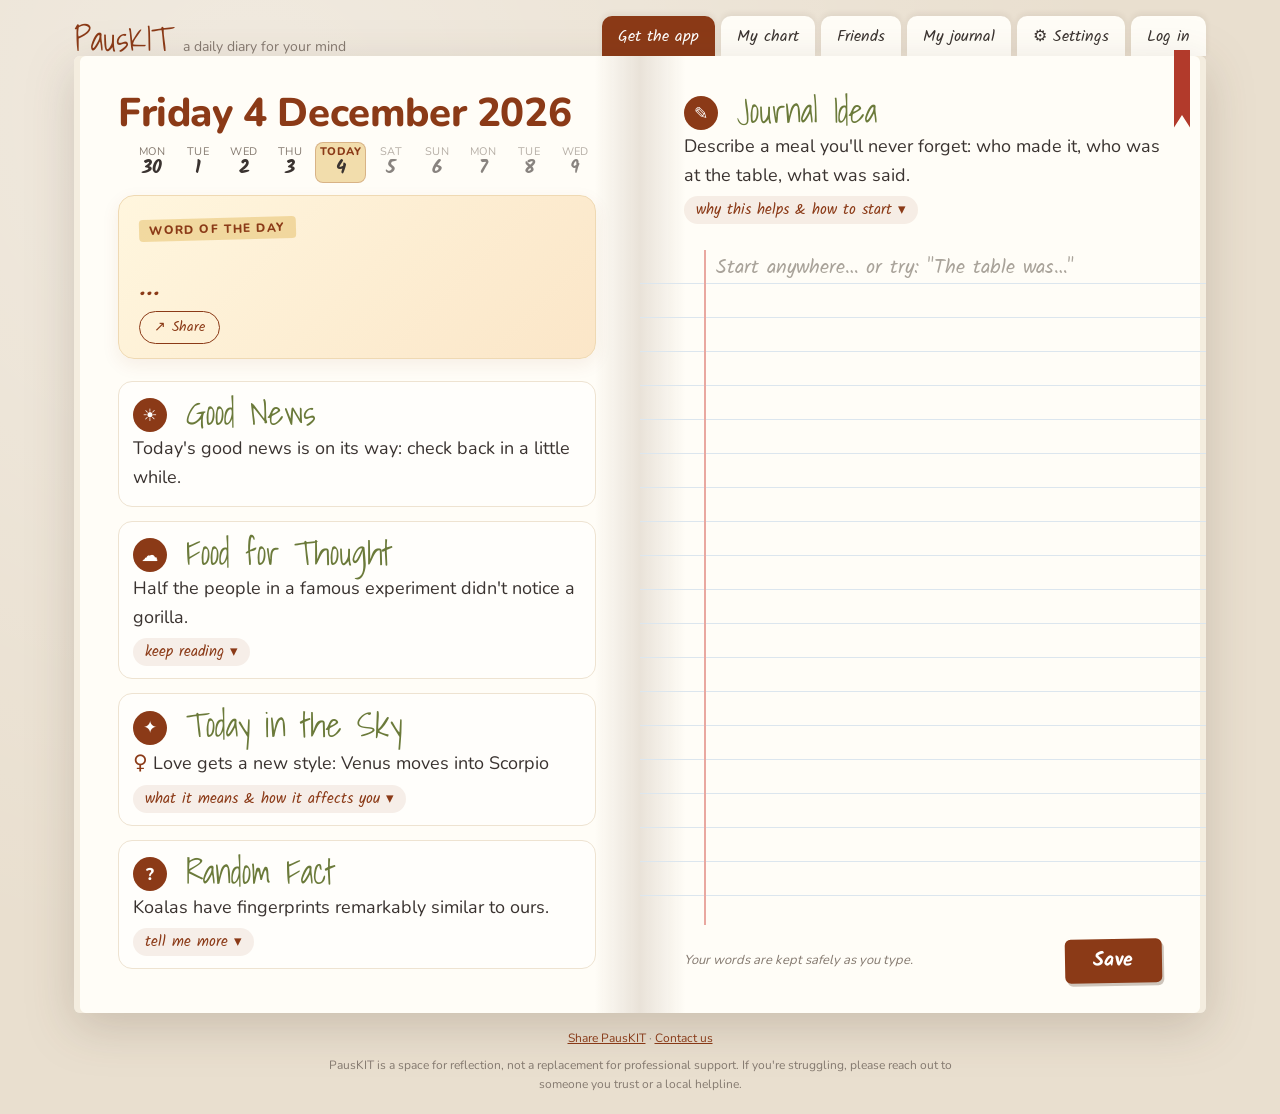
<file: index.html>
<!DOCTYPE html>
<html lang="en">
<head>
  <meta charset="utf-8">
  <meta name="viewport" content="width=device-width, initial-scale=1, viewport-fit=cover">
  <title>PausKIT — a daily diary for your mind</title>
  <meta name="description" content="One diary page a day: one good news story, a word of the day, food for thought, a wild fact and a journal prompt that helps you reconnect with your thoughts.">
  <meta name="theme-color" content="#8B3A17">

  <!-- Link previews (WhatsApp, iMessage, Facebook, X, LinkedIn…) -->
  <meta property="og:type" content="website">
  <meta property="og:title" content="PausKIT — a daily diary for your mind">
  <meta property="og:description" content="One good news story, a word of the day, food for thought and a journal prompt. A new page every day.">
  <meta property="og:url" content="https://pauskit.com/">
  <meta property="og:image" content="https://pauskit.com/og-image.png">
  <meta name="twitter:card" content="summary_large_image">

  <!-- Installable web app -->
  <link rel="manifest" href="manifest.webmanifest">
  <link rel="icon" type="image/png" href="icons/favicon.png">
  <link rel="apple-touch-icon" href="icons/apple-touch-icon.png">
  <meta name="apple-mobile-web-app-capable" content="yes">
  <meta name="apple-mobile-web-app-title" content="PausKIT">
  <meta name="apple-mobile-web-app-status-bar-style" content="default">
  <meta name="mobile-web-app-capable" content="yes">

  <link rel="preload" href="fonts/nunito-400.woff2" as="font" type="font/woff2" crossorigin>
  <link rel="preload" href="fonts/shadows.woff2" as="font" type="font/woff2" crossorigin>
  <link rel="stylesheet" href="fonts.css">
  <link rel="stylesheet" href="styles.css">
  <script defer src="vendor/astronomy.min.js"></script>
</head>
<body>
  <div class="netbar" id="netbar" hidden role="status">Your connection can't reach PausKIT right now, so you're seeing the last saved page. Your drafts are safe on this device. <button class="link" type="button" id="netRetry">Try again</button> · <a class="link" id="netAlt" href="https://pause-diary.pages.dev/">Open the backup address</a></div>
  <div id="demoBanner" class="banner" hidden>Preview mode: entries are kept in this browser only.</div>
  <div id="draftBanner" class="banner soft" hidden></div>

  <header class="topbar">
    <div class="brand"><span id="appName">PausKIT</span><small>a daily diary for your mind</small></div>
    <nav class="tabs">
      <button id="installBtn" class="tab install">Get the app</button>
      <button id="chartBtn" class="tab" data-astro>My chart</button>
      <button id="friendsBtn" class="tab" data-astro>Friends</button>
      <button id="journalBtn" class="tab">My journal</button>
      <button id="settingsBtn" class="tab" aria-label="Settings">⚙ Settings</button>
      <button id="authBtn" class="tab">Log in</button>
    </nav>
  </header>

  <main class="book">
    <!-- LEFT PAGE -->
    <section class="page left" aria-label="Today's page">
      <h1 class="title" id="title"></h1>
      <nav class="day-strip" id="dayStrip" aria-label="Browse the last and next 5 pages"></nav>
      <div class="wotd" id="wotd">
        <span class="wotd-label">Word of the day</span>
        <strong class="wotd-word" id="word">…</strong>
        <div class="wotd-actions"><button class="share-btn small" data-share="word" type="button">Share</button></div>
      </div>

      <details class="sec" data-sec="news">
        <summary>
          <h2 class="hand"><span class="ico" aria-hidden="true">☀</span> Good News</h2>
          <p class="lead"><span class="topic" id="newsTopic"></span> <span id="newsLead">Loading today's good news…</span></p>
          <span class="more-link" id="newsMore">read the story</span>
        </summary>
        <div class="more" id="newsBody">
          <p id="newsStory"></p>
          <p class="ask" id="newsWhyWrap">What it means for us: <em id="newsWhy"></em></p>
          <a class="source-link" id="newsLink" target="_blank" rel="noopener"></a>
          <div><button class="share-btn" data-share="news" type="button">Share this</button></div>
        </div>
      </details>

      <details class="sec" data-sec="thought">
        <summary>
          <h2 class="hand"><span class="ico" aria-hidden="true">☁</span> Food for Thought</h2>
          <p class="lead" id="thoughtText"></p>
          <span class="more-link">keep reading</span>
        </summary>
        <div class="more">
          <p id="thoughtMore"></p>
          <p class="ask">Something to sit with: <em id="thoughtAsk"></em></p>
          <button class="share-btn" data-share="thought" type="button">Share this</button>
        </div>
      </details>

      <details class="sec" data-sec="sky" data-astro>
        <summary>
          <h2 class="hand"><span class="ico" aria-hidden="true">✦</span> Today in the Sky</h2>
          <p class="lead"><span class="sky-glyph" id="skyGlyph"></span> <span id="skyHeadline"></span></p>
          <span class="more-link">what it means &amp; how it affects you</span>
        </summary>
        <div class="more">
          <p class="sky-tech" id="skyTech"></p>
          <p id="skyExplain"></p>
          <p class="moon-line" id="moonLine"></p>
          <div id="personal" class="personal"></div>
          <details class="planets">
            <summary>Where every planet is today</summary>
            <ul id="planetList"></ul>
          </details>
          <p class="fine">Positions are calculated live from astronomical data. Interpretations follow traditional Western astrology, for reflection and fun. Not into astrology? <button class="link" type="button" data-open-settings>Turn it off</button>.</p>
          <button class="share-btn" data-share="sky" type="button">Share this</button>
        </div>
      </details>

      <details class="sec" data-sec="fact">
        <summary>
          <h2 class="hand"><span class="ico" aria-hidden="true">?</span> Random Fact</h2>
          <p class="lead" id="factText"></p>
          <span class="more-link">tell me more</span>
        </summary>
        <div class="more">
          <p id="factMore"></p>
          <div id="onThisDay" class="otd" hidden></div>
          <button class="share-btn" data-share="fact" type="button">Share this</button>
        </div>
      </details>
    </section>

    <!-- RIGHT PAGE -->
    <section class="page right" aria-label="Today's journal entry">
      <div class="ribbon" aria-hidden="true"></div>
      <details class="sec" data-sec="prompt">
        <summary>
          <h2 class="hand"><span class="ico" aria-hidden="true">✎</span> Journal Idea</h2>
          <p class="lead" id="promptText"></p>
          <span class="more-link">why this helps &amp; how to start</span>
        </summary>
        <div class="more">
          <p id="promptWhy"></p>
          <p class="stuck">Stuck? Tap a line to start with it:</p>
          <div class="starters" id="starters"></div>
        </div>
      </details>

      <div class="lined">
        <textarea id="entry" aria-label="Write your entry"></textarea>
      </div>
      <div class="save-row">
        <span class="note" id="draftNote">Your words are kept safely as you type.</span>
        <button id="saveBtn" class="save" type="button">Save</button>
      </div>
    </section>
  </main>

  <footer class="foot">
    <button class="link" id="shareAppBtn" type="button">Share PausKIT</button> ·
    <button class="link" id="contactBtn" type="button">Contact us</button>
    <p>PausKIT is a space for reflection, not a replacement for professional support. If you're struggling, please reach out to someone you trust or a local helpline.</p>
  </footer>

  <!-- Sign up / log in -->
  <div class="modal" id="authModal" hidden>
    <div class="sheet" role="dialog" aria-modal="true" aria-labelledby="authTitle">
      <button class="x" data-close aria-label="Close">×</button>
      <h2 class="hand big" id="authTitle">Keep this entry</h2>
      <p id="authMsg" class="muted"></p>
      <form id="authForm" novalidate>
        <label>Email<input type="email" id="email" required autocomplete="email"></label>
        <label>Password<input type="password" id="password" required minlength="6" autocomplete="new-password" placeholder="At least 6 characters"></label>
        <label class="switch-row" id="astroRow"><span><b>Include astrology ✦</b><small>A daily horoscope, your birth chart and friend matches. You can change this anytime in Settings.</small></span><input type="checkbox" id="astroOpt" role="switch" checked><i class="sw" aria-hidden="true"></i></label>
        <p id="authErr" class="err" hidden></p>
        <button class="save wide" type="submit" id="authSubmit">Create account</button>
      </form>
      <p class="switch" id="switchRow"><span id="switchText">Already have an account?</span> <button class="link" id="switchMode" type="button">Log in</button></p>
      <p class="switch" id="forgotRow" hidden><button class="link" id="forgotBtn" type="button">Forgot your password?</button></p>
    </div>
  </div>

  <!-- Birth details (used for My chart and for friends) -->
  <div class="modal" id="birthModal" hidden>
    <div class="sheet" role="dialog" aria-modal="true" aria-labelledby="birthTitle">
      <button class="x" data-close aria-label="Close">×</button>
      <h2 class="hand big" id="birthTitle">Your birth chart</h2>
      <p class="muted" id="birthMsg">Your birth date, time and place let PausKIT show how today's sky touches your own chart.</p>
      <form id="birthForm" novalidate>
        <label>Your name <span class="opt">(friends will see this)</span><input type="text" id="bName" autocomplete="given-name"></label>
        <label>Birth date<input type="date" id="bDate" required></label>
        <label>Birth time <span class="opt">(as exact as you can)</span><input type="time" id="bTime"></label>
        <label class="check"><input type="checkbox" id="bNoTime"> I don't know the time</label>
        <label>Birth place<input type="text" id="bPlace" placeholder="Start typing a city…" autocomplete="off"></label>
        <div id="placeResults" class="place-results"></div>
        <p class="fine" id="placePicked"></p>
        <p id="birthErr" class="err" hidden></p>
        <button class="save wide" type="submit" id="birthSubmit">Save</button>
      </form>
    </div>
  </div>

  <!-- My chart -->
  <div class="modal" id="chartModal" hidden>
    <div class="sheet big diary" role="dialog" aria-modal="true" aria-labelledby="chartTitle">
      <button class="x" data-close aria-label="Close">×</button>
      <h2 class="hand big" id="chartTitle">My Chart</h2>
      <div id="chartBody"></div>
    </div>
  </div>

  <!-- Friends & compatibility -->
  <div class="modal" id="friendsModal" hidden>
    <div class="sheet big diary" role="dialog" aria-modal="true" aria-labelledby="friendsTitle">
      <button class="x" data-close aria-label="Close">×</button>
      <h2 class="hand big" id="friendsTitle">Friends</h2>
      <p class="muted" id="friendsIntro">Invite the people in your life to join you on PausKIT: a few calm minutes a day, together.</p>
      <label id="myNameRow" hidden>Your first name <span class="opt">(so your friend knows it's you)</span><input type="text" id="myName" maxlength="40" autocomplete="given-name"></label>
      <button class="save" id="addFriendBtn" type="button">+ Invite a friend</button>
      <div id="friendsList" class="friends"></div>
    </div>
  </div>

  <!-- Invite received -->
  <div class="modal" id="inviteModal" hidden>
    <div class="sheet" role="dialog" aria-modal="true" aria-labelledby="inviteTitle">
      <button class="x" data-close aria-label="Close">×</button>
      <h2 class="hand big" id="inviteTitle">You're invited</h2>
      <p class="muted" id="inviteMsg"></p>
      <label>Your first name <span class="opt">(so your friend knows it's you)</span><input type="text" id="inviteName" maxlength="40" autocomplete="given-name"></label>
      <button class="save wide" id="inviteAccept" type="button">Join PausKIT</button>
      <p class="switch"><button class="link" id="inviteDecline" type="button">No thanks</button></p>
    </div>
  </div>

  <!-- Journal archive -->
  <div class="modal" id="journalModal" hidden>
    <div class="sheet big diary" role="dialog" aria-modal="true" aria-labelledby="journalTitle">
      <button class="x" data-close aria-label="Close">×</button>
      <h2 class="hand big" id="journalTitle">My Journal</h2>
      <p class="muted" id="journalMeta"></p>
      <input type="search" id="search" placeholder="Search your entries…" aria-label="Search entries">
      <div id="entries" class="entries"></div>
      <p class="switch"><button class="link" id="signOutBtn" type="button">Sign out</button></p>
    </div>
  </div>

  <!-- Share sheet -->
  <div class="modal" id="shareModal" hidden>
    <div class="sheet" role="dialog" aria-modal="true" aria-labelledby="shareTitle">
      <button class="x" data-close aria-label="Close">×</button>
      <h2 class="hand big" id="shareTitle">Share</h2>
      <img id="shareImg" class="share-img" alt="Preview of the image you'll share">
      <div class="share-grid" id="shareGrid"></div>
    </div>
  </div>

  <!-- Install help (iPhone) -->
  <div class="modal" id="installModal" hidden>
    <div class="sheet" role="dialog" aria-modal="true" aria-labelledby="installTitle">
      <button class="x" data-close aria-label="Close">×</button>
      <h2 class="hand big" id="installTitle">Get PausKIT</h2>
      <p class="muted">Free. No app store, no account needed to start.</p>
      <div class="get-tabs" role="tablist">
        <button type="button" role="tab" data-get="iphone">iPhone</button>
        <button type="button" role="tab" data-get="android">Android</button>
        <button type="button" role="tab" data-get="computer">Computer</button>
      </div>
      <div class="get-pane" data-pane="iphone">
        <ol class="steps">
          <li>Open this page in <b>Safari</b>. Coming from Instagram? Tap <b>•••</b> then <b>Open in browser</b>.</li>
          <li>Tap the <b>Share</b> button <span class="key">⬆</span> at the bottom.</li>
          <li>Scroll down and tap <b>Add to Home Screen</b>, then <b>Add</b>.</li>
        </ol>
      </div>
      <div class="get-pane" data-pane="android" hidden>
        <button type="button" class="save wide" data-install-now hidden>Install PausKIT now</button>
        <ol class="steps">
          <li>Open this page in <b>Chrome</b>. Coming from Instagram? Tap <b>⋮</b> then <b>Open in Chrome</b>.</li>
          <li>Tap the <b>⋮</b> menu at the top right.</li>
          <li>Tap <b>Install app</b> (or <b>Add to Home screen</b>).</li>
        </ol>
      </div>
      <div class="get-pane" data-pane="computer" hidden>
        <h3>Easiest: install it as an app (1 click)</h3>
        <button type="button" class="save wide" data-install-now hidden>Install PausKIT on this computer</button>
        <ol class="steps" data-install-manual>
          <li>In <b>Chrome</b> or <b>Edge</b>, click the install icon <span class="key">⊕</span> at the right end of the address bar.</li>
          <li>No icon? Open the <b>⋮</b> menu → <b>Cast, save and share</b> → <b>Install page as app</b>.</li>
        </ol>
        <h3>Or: a button in your Chrome toolbar</h3>
        <p class="muted">Shows today's word and good news in one click.</p>
        <a class="save wide" href="PausKIT-for-Chrome.zip" download>Download the Chrome add-on</a>
        <ol class="steps">
          <li>Unzip the downloaded file.</li>
          <li>Open <b>chrome://extensions</b> and switch on <b>Developer mode</b> (top right).</li>
          <li>Click <b>Load unpacked</b> and choose the <b>pauskit-chrome</b> folder.</li>
          <li>Click the puzzle icon <span class="key">🧩</span> and pin PausKIT.</li>
        </ol>
      </div>
    </div>
  </div>

  <!-- Set a new password (after clicking the reset link) -->
  <div class="modal" id="newPassModal" hidden>
    <div class="sheet" role="dialog" aria-modal="true" aria-labelledby="newPassTitle">
      <button class="x" data-close aria-label="Close">×</button>
      <h2 class="hand big" id="newPassTitle">Choose a new password</h2>
      <form id="newPassForm" novalidate>
        <label>New password<input type="password" id="newPass" autocomplete="new-password" minlength="6" placeholder="At least 6 characters"></label>
        <label>Type it again<input type="password" id="newPass2" autocomplete="new-password" minlength="6"></label>
        <p id="newPassErr" class="err" hidden></p>
        <button class="save wide" type="submit" id="newPassSubmit">Save new password</button>
      </form>
    </div>
  </div>

  <!-- Contact the PausKIT team -->
  <div class="modal" id="contactModal" hidden>
    <div class="sheet" role="dialog" aria-modal="true" aria-labelledby="contactTitle">
      <button class="x" data-close aria-label="Close">×</button>
      <h2 class="hand big" id="contactTitle">Contact the PausKIT team</h2>
      <p class="muted" id="contactMsg">Found a problem or have an idea? We read every message.</p>
      <form id="contactForm" novalidate>
        <label>What's it about?
          <select id="cKind"><option>A problem</option><option>A suggestion</option><option>Something else</option></select>
        </label>
        <label>Your message<textarea id="cText" rows="5" maxlength="5000" placeholder="Tell us what happened or what you'd love to see…"></textarea></label>
        <label>Your email <span class="opt">(so we can reply)</span><input type="email" id="cEmail" autocomplete="email"></label>
        <p id="contactErr" class="err" hidden></p>
        <button class="save wide" type="submit" id="contactSubmit">Send message</button>
      </form>
    </div>
  </div>

  <!-- Daily reminder -->
  <div class="modal" id="reminderModal" hidden>
    <div class="sheet" role="dialog" aria-modal="true" aria-labelledby="remTitle">
      <button class="x" data-close aria-label="Close">×</button>
      <h2 class="hand big" id="remTitle">Make it a daily habit</h2>
      <p class="muted">We'll add a 15-minute "PausKIT pause" to your own calendar, every day at the time you choose. No emails, no spam.</p>
      <label>Remind me at<input type="time" id="remTime" value="08:30"></label>
      <button type="button" class="save wide" id="remAdd">Add to my calendar</button>
      <p class="fine">Works with iPhone, Google and Outlook calendars. You can delete it anytime.</p>
    </div>
  </div>

  <!-- Settings -->
  <div class="modal" id="settingsModal" hidden>
    <div class="sheet" role="dialog" aria-modal="true" aria-labelledby="settingsTitle">
      <button class="x" data-close aria-label="Close">×</button>
      <h2 class="hand big" id="settingsTitle">Settings</h2>
      <p class="muted" id="setWho"></p>
      <label class="switch-row"><span><b>Astrology ✦</b><small>Show Today in the Sky, your birth chart and friend matches.</small></span><input type="checkbox" id="astroToggle" role="switch"><i class="sw" aria-hidden="true"></i></label>
      <div class="set-list">
        <button type="button" id="setChart" data-astro>✦ My birth chart</button>
        <button type="button" id="setJournal">✎ My journal</button>
        <button type="button" id="setInstall">📱 Get PausKIT on your phone or computer</button>
        <button type="button" id="setReminder">⏰ Remind me every day</button>
        <button type="button" id="setShare">💌 Share PausKIT with a friend</button>
        <button type="button" id="setContact">✉ Contact the PausKIT team</button>
        <button type="button" id="setAuth">Log in</button>
      </div>
    </div>
  </div>

  <!-- Phone navigation -->
  <nav class="bottom-nav" id="bottomNav" aria-label="Main">
    <button type="button" data-nav="today" class="on"><svg viewBox="0 0 24 24"><circle cx="12" cy="12" r="4"/><path d="M12 2v2M12 20v2M4.9 4.9l1.4 1.4M17.7 17.7l1.4 1.4M2 12h2M20 12h2M4.9 19.1l1.4-1.4M17.7 6.3l1.4-1.4"/></svg><span>Today</span></button>
    <button type="button" data-nav="write"><svg viewBox="0 0 24 24"><path d="M4 20h4L19 9l-4-4L4 16v4z"/><path d="M14 6l4 4"/></svg><span>Write</span></button>
    <button type="button" data-nav="journal"><svg viewBox="0 0 24 24"><path d="M5 4h11a3 3 0 0 1 3 3v13H8a3 3 0 0 1-3-3V4z"/><path d="M5 17a3 3 0 0 1 3-3h11"/></svg><span>Journal</span></button>
    <button type="button" data-nav="friends" data-astro><svg viewBox="0 0 24 24"><circle cx="9" cy="8" r="3.2"/><path d="M3 20a6 6 0 0 1 12 0"/><circle cx="17" cy="9" r="2.6"/><path d="M15.5 14.2A5 5 0 0 1 21 19"/></svg><span>Friends</span><i class="dot" id="navDot" hidden></i></button>
    <button type="button" data-nav="me"><svg viewBox="0 0 24 24"><circle cx="12" cy="8" r="4"/><path d="M4 21a8 8 0 0 1 16 0"/></svg><span>Me</span></button>
  </nav>
  <div class="toast" id="toast" role="status" aria-live="polite"></div>
  <script type="module" src="app.js"></script>
</body>
</html>
</file>
<file: fonts.css>
/* Fonts are hosted with the app (no outside servers), so the page opens fast everywhere */
@font-face{font-family:'Shadows Into Light';font-weight:400;font-display:swap;src:url(fonts/shadows.woff2) format('woff2')}
@font-face{font-family:'Kalam';font-weight:400;font-display:swap;src:url(fonts/kalam-400.woff2) format('woff2')}
@font-face{font-family:'Kalam';font-weight:700;font-display:swap;src:url(fonts/kalam-700.woff2) format('woff2')}
@font-face{font-family:'Nunito';font-weight:400;font-display:swap;src:url(fonts/nunito-400.woff2) format('woff2')}
@font-face{font-family:'Nunito';font-weight:600;font-display:swap;src:url(fonts/nunito-600.woff2) format('woff2')}
@font-face{font-family:'Nunito';font-weight:800;font-display:swap;src:url(fonts/nunito-800.woff2) format('woff2')}
</file>
<file: styles.css>
:root {
  --desk: #E9DFCF;
  --paper: #FFFDF7;
  --paper-edge: #F4EDDF;
  --ink: #3A3330;
  --muted: #857A70;
  --brown: #8B3A17;      /* title colour, like the reference */
  --green: #6B7A3A;      /* handwritten section headings */
  --rule: #DCE6EE;       /* notebook lines */
  --margin: #E9A8A0;     /* red margin line */
  --ribbon: #B23A2B;
  --tape: rgba(232, 196, 112, .55);
  --line-h: 34px;
  --hand: "Shadows Into Light", "Comic Sans MS", cursive;
  --write: "Kalam", "Comic Sans MS", cursive;
  --body: "Nunito", system-ui, -apple-system, "Segoe UI", sans-serif;
}

* { box-sizing: border-box; }
html, body { margin: 0; }
body {
  min-height: 100vh;
  color: var(--ink);
  font: 17px/1.6 var(--body);
  background:
    radial-gradient(circle at 20% 10%, rgba(255,255,255,.35), transparent 60%),
    var(--desk);
  -webkit-font-smoothing: antialiased;
}
button { font: inherit; cursor: pointer; }
[hidden] { display: none !important; }

.banner { background: var(--ink); color: #fff; text-align: center; font-size: 13px; padding: 6px 12px; }

/* ── Top bar ─────────────────────────────── */
.topbar {
  max-width: 1180px; margin: 0 auto; padding: 16px 24px 0;
  display: flex; align-items: flex-end; justify-content: space-between; gap: 12px;
}
.brand { font-family: var(--hand); font-size: 34px; color: var(--brown); line-height: 1; display: flex; align-items: baseline; gap: 12px; flex-wrap: wrap; }
.brand small { font-family: var(--body); font-size: 14px; color: var(--muted); }
.tabs { display: flex; gap: 6px; }
.tab {
  background: var(--paper); border: 0; border-radius: 10px 10px 0 0;
  padding: 8px 16px 6px; font-family: var(--write); font-size: 16px; color: var(--ink);
  box-shadow: 0 -2px 6px rgba(60, 40, 20, .08);
}
.tab:hover { color: var(--brown); }

/* ── The open book ───────────────────────── */
.book {
  max-width: 1180px; margin: 0 auto 10px; padding: 0 24px;
  display: grid; grid-template-columns: 1fr 1fr; align-items: stretch;
  filter: drop-shadow(0 14px 24px rgba(60, 40, 20, .18));
}
.page {
  position: relative; background: var(--paper); padding: 34px 44px 30px;
  min-height: calc(100vh - 150px);
}
.page.left {
  border-radius: 6px 0 0 6px;
  background: linear-gradient(to left, rgba(120, 90, 60, .16), transparent 46px), var(--paper);
  box-shadow: inset 6px 0 0 var(--paper-edge);
}
.page.right {
  border-radius: 0 6px 6px 0;
  background: linear-gradient(to right, rgba(120, 90, 60, .16), transparent 46px), var(--paper);
  box-shadow: inset -6px 0 0 var(--paper-edge);
  display: flex; flex-direction: column;
}
.ribbon {
  position: absolute; top: -6px; right: 16px; width: 16px; height: 78px;
  background: var(--ribbon);
  clip-path: polygon(0 0, 100% 0, 100% 100%, 50% 84%, 0 100%);
}

/* ── Left page content ───────────────────── */
.title {
  margin: 0 0 6px; color: var(--brown); font-weight: 800;
  font-size: clamp(28px, 3.2vw, 40px); line-height: 1.15; letter-spacing: -.01em;
}
.theme { margin: 4px 0 18px; }
.tape {
  display: inline-block; background: var(--tape); padding: 3px 14px 2px;
  font-family: var(--write); font-size: 17px; transform: rotate(-1.5deg);
  clip-path: polygon(2% 0, 100% 4%, 98% 100%, 0 96%);
}
.tape strong { font-weight: 700; color: var(--brown); }

.hand { font-family: var(--hand); font-weight: 400; color: var(--green); font-size: 34px; line-height: 1.1; margin: 0; }
.hand.big { font-size: 40px; }

.sec { margin-bottom: 14px; }
.sec summary { list-style: none; cursor: pointer; display: block; border-radius: 8px; padding: 4px 8px 6px; margin: 0 -8px; transition: background .2s; }
.sec summary::-webkit-details-marker { display: none; }
.sec summary:hover { background: rgba(232, 196, 112, .14); }
.sec summary:focus-visible { outline: 2px dashed var(--green); }
.lead { margin: 2px 0 2px; font-size: 18px; }
.more-link { font-family: var(--write); font-size: 15px; color: var(--brown); }
.more-link::after { content: " +"; }
.sec[open] .more-link::after { content: " –"; }
.more {
  margin: 4px 0 6px; padding: 10px 14px; border-left: 3px solid var(--tape);
  background: rgba(244, 237, 223, .55); border-radius: 0 8px 8px 0;
  font-size: 16px; animation: drop .25s ease;
}
.more p { margin: 0 0 8px; }
.more p:last-child { margin-bottom: 0; }
.ask, .bonus { font-weight: 600; }
.ask em { font-weight: 400; }
.bonus span { font-weight: 400; }
.punch { font-family: var(--write); font-size: 24px; color: var(--brown); }
@keyframes drop { from { opacity: 0; transform: translateY(-4px); } to { opacity: 1; transform: none; } }

/* ── Right page: writing ─────────────────── */
.stuck { font-size: 14px; color: var(--muted); }
.starters { display: flex; flex-wrap: wrap; gap: 6px; }
.starter {
  font-family: var(--write); font-size: 15px; background: var(--paper);
  border: 1px dashed #C9B89E; border-radius: 6px; padding: 2px 10px; color: var(--ink);
}
.starter:hover { border-style: solid; color: var(--brown); }

.lined {
  flex: 1; position: relative; margin: 8px -44px 0; padding: 0 44px 0 76px;
  background:
    linear-gradient(to right, transparent 64px, var(--margin) 64px, var(--margin) 66px, transparent 66px),
    repeating-linear-gradient(to bottom, transparent 0, transparent calc(var(--line-h) - 1px), var(--rule) calc(var(--line-h) - 1px), var(--rule) var(--line-h));
  background-attachment: local;
  min-height: calc(var(--line-h) * 9);
}
.lined textarea {
  display: block; width: 100%; height: 100%; min-height: calc(var(--line-h) * 9);
  border: 0; outline: 0; resize: none; background: transparent; overflow: hidden;
  font: 20px/var(--line-h) var(--write); color: #2E3A59; padding: 1px 0 0;
}
.lined textarea::placeholder { color: #A9A39A; }
.save-row { display: flex; align-items: center; justify-content: space-between; gap: 12px; margin-top: 14px; }
.note { font-size: 13px; color: var(--muted); font-style: italic; }
.save {
  font-family: var(--write); font-weight: 700; font-size: 20px; letter-spacing: .02em;
  background: var(--brown); color: #fff; border: 0; border-radius: 6px;
  padding: 6px 28px; box-shadow: 2px 3px 0 rgba(60, 30, 10, .25); transform: rotate(-1deg);
}
.save:hover { transform: rotate(0); }
.save:disabled { opacity: .6; cursor: default; }
.save.wide { width: 100%; transform: none; padding: 10px; }
.shake { animation: shake .35s; }
@keyframes shake { 25% { transform: translateX(-5px); } 75% { transform: translateX(5px); } }

.foot { max-width: 1180px; margin: 0 auto; padding: 6px 24px 20px; font-size: 12px; color: var(--muted); text-align: center; }

/* ── Modals ──────────────────────────────── */
.modal { position: fixed; inset: 0; background: rgba(58, 45, 35, .5); display: flex; align-items: center; justify-content: center; padding: 18px; z-index: 50; }
.sheet {
  position: relative; background: var(--paper); border-radius: 6px; padding: 28px 30px;
  width: 100%; max-width: 430px; max-height: 90vh; overflow: auto;
  box-shadow: 0 20px 60px rgba(0, 0, 0, .25);
}
.sheet.big { max-width: 720px; }
.muted { color: var(--muted); margin: 4px 0 16px; font-size: 15px; }
.x { position: absolute; top: 10px; right: 14px; border: 0; background: none; font-size: 28px; color: var(--muted); }
form label { display: block; font-size: 14px; font-weight: 600; margin-bottom: 12px; }
form input, #search {
  display: block; width: 100%; margin-top: 4px; padding: 10px 12px; font: 16px var(--body);
  border: 1px solid #DDD2C1; border-radius: 6px; background: #fff;
}
form input:focus, #search:focus { outline: 2px solid var(--green); outline-offset: -1px; }
.err { color: #B3261E; font-size: 14px; margin: 0 0 10px; }
.switch { text-align: center; font-size: 14px; margin: 16px 0 0; color: var(--muted); }
.link { background: none; border: 0; color: var(--brown); text-decoration: underline; padding: 0; }

/* Archive */
#search { margin-bottom: 8px; }
.month { font-family: var(--hand); font-size: 30px; color: var(--brown); font-weight: 400; margin: 18px 0 4px; }
.entry { padding: 12px 0 14px; border-bottom: 1px dashed #DDD2C1; }
.entry-head { display: flex; justify-content: space-between; align-items: baseline; gap: 8px; }
.entry-date { font-family: var(--write); font-weight: 700; font-size: 18px; }
.entry-theme { font-family: var(--write); font-size: 14px; background: var(--tape); padding: 0 8px; margin-left: 8px; }
.entry-prompt { font-size: 14px; font-style: italic; color: var(--muted); margin: 2px 0 6px; }
.entry-body {
  white-space: pre-wrap; margin: 0; font: 18px/30px var(--write); color: #2E3A59;
  background: repeating-linear-gradient(to bottom, transparent 0, transparent 29px, var(--rule) 29px, var(--rule) 30px);
  display: -webkit-box; -webkit-line-clamp: 4; -webkit-box-orient: vertical; overflow: hidden; cursor: pointer;
}
.entry.expanded .entry-body { display: block; }
.del { background: none; border: 0; color: var(--muted); font-size: 12px; text-decoration: underline; }
.del.confirm { color: #B3261E; font-weight: 700; }
.empty { text-align: center; color: var(--muted); padding: 24px 0; font-family: var(--write); font-size: 18px; }

.toast {
  position: fixed; left: 50%; bottom: 24px; transform: translate(-50%, 20px);
  background: var(--ink); color: #fff; padding: 10px 18px; border-radius: 6px; font-size: 15px;
  opacity: 0; pointer-events: none; transition: all .25s; z-index: 60;
}
.toast.show { opacity: 1; transform: translate(-50%, 0); }

/* ── Phones & small tablets: pages stack ── */
@media (max-width: 860px) {
  .book { grid-template-columns: 1fr; padding: 0 12px; }
  .page { min-height: 0; padding: 26px 22px 24px; }
  .page.left { border-radius: 6px 6px 0 0; background: var(--paper); box-shadow: none; }
  .page.right { border-radius: 0 0 6px 6px; background: linear-gradient(to bottom, rgba(120, 90, 60, .14), transparent 24px), var(--paper); box-shadow: none; }
  .lined { margin: 8px -22px 0; padding: 0 22px 0 50px; background:
    linear-gradient(to right, transparent 38px, var(--margin) 38px, var(--margin) 40px, transparent 40px),
    repeating-linear-gradient(to bottom, transparent 0, transparent calc(var(--line-h) - 1px), var(--rule) calc(var(--line-h) - 1px), var(--rule) var(--line-h)); }
  .ribbon { right: 28px; height: 64px; }
  .topbar { padding: 12px 14px 0; }
  .brand { font-size: 28px; }
  .brand small { display: none; }
  .hand { font-size: 30px; }
}
@media (prefers-reduced-motion: reduce) {
  *, *::before, *::after { animation: none !important; transition: none !important; }
}

/* ── v3 additions: sky, chart, friends, sharing, install ── */
.banner.soft { background: #F4E3B5; color: var(--ink); }
.banner.soft button { margin-left: 8px; }
.theme-why { font-size: 13px; color: var(--muted); font-style: italic; margin-left: 6px; }
.sky-glyph { font-size: 20px; color: var(--brown); }
.moon-line { font-size: 15px; color: var(--muted); }
.personal { margin: 10px 0; padding: 10px 12px; border: 1px dashed #C9B89E; border-radius: 8px; background: var(--paper); }
.personal h3 { font-family: var(--write); font-size: 19px; margin: 0 0 4px; color: var(--brown); font-weight: 700; }
.personal ul { margin: 4px 0 0; padding-left: 18px; }
.personal li { margin-bottom: 4px; }
.planets { margin: 8px 0; }
.planets summary { cursor: pointer; font-family: var(--write); color: var(--brown); }
.planets ul { columns: 2; padding-left: 18px; margin: 6px 0 0; font-size: 15px; }
.fine { font-size: 12px; color: var(--muted); }
.opt { font-weight: 400; color: var(--muted); }
.check { display: flex !important; align-items: center; gap: 8px; font-weight: 400 !important; }
.check input { width: auto !important; margin: 0 !important; }
.place-results { display: grid; gap: 4px; margin: -6px 0 8px; }
.place-results button { text-align: left; background: #fff; border: 1px solid #DDD2C1; border-radius: 6px; padding: 6px 10px; font-size: 14px; }
.place-results button:hover { border-color: var(--green); }

.share-btn {
  margin-top: 6px; font-family: var(--write); font-size: 15px; background: none;
  border: 1px solid var(--brown); color: var(--brown); border-radius: 999px; padding: 2px 14px;
}
.share-btn::before { content: "↗ "; }
.share-btn:hover { background: var(--brown); color: #fff; }
.share-img { width: 100%; border-radius: 8px; border: 1px solid #E6DCCB; margin-bottom: 12px; }
.share-grid { display: grid; grid-template-columns: repeat(3, 1fr); gap: 8px; }
.share-grid button, .share-grid a {
  display: flex; align-items: center; justify-content: center; gap: 6px; text-decoration: none;
  border: 1px solid #DDD2C1; background: #fff; color: var(--ink); border-radius: 8px; padding: 9px 6px; font-size: 14px;
}
.share-grid button:hover, .share-grid a:hover { border-color: var(--brown); color: var(--brown); }
.share-grid .wide { grid-column: 1 / -1; background: var(--brown); color: #fff; border-color: var(--brown); font-weight: 700; }

.chart-big { display: grid; grid-template-columns: repeat(3, 1fr); gap: 8px; margin: 10px 0 14px; }
.chart-big div { background: #fff; border: 1px solid #E6DCCB; border-radius: 8px; padding: 10px; text-align: center; }
.chart-big b { display: block; font-family: var(--write); font-size: 22px; color: var(--brown); }
.chart-big span { font-size: 13px; color: var(--muted); }
.chart-table { width: 100%; border-collapse: collapse; font-size: 15px; }
.chart-table td { padding: 5px 4px; border-bottom: 1px dashed #E6DCCB; }

.friends { margin-top: 14px; display: grid; gap: 12px; }
.friend { border: 1px solid #E6DCCB; border-radius: 10px; padding: 12px 14px; background: #fff; }
.friend-head { display: flex; align-items: center; gap: 12px; }
.score { width: 56px; height: 56px; border-radius: 50%; display: grid; place-items: center; font-family: var(--write); font-weight: 700; font-size: 20px; color: #fff; background: var(--green); flex: none; }
.friend-name { font-family: var(--write); font-size: 22px; font-weight: 700; }
.friend-sub { font-size: 13px; color: var(--muted); }
.friend ul { margin: 8px 0; padding-left: 18px; font-size: 15px; }
.friend .today { background: rgba(232, 196, 112, .2); border-radius: 6px; padding: 8px 10px; font-size: 15px; }
.friend-actions { display: flex; gap: 10px; align-items: center; margin-top: 8px; }

.tab.install { background: var(--brown); color: #fff; }
.install-steps { padding-left: 20px; }
.install-steps li { margin-bottom: 10px; }

@media (max-width: 860px) {
  .tabs { overflow-x: auto; max-width: 70vw; scrollbar-width: none; }
  .tab { white-space: nowrap; padding: 7px 10px 5px; font-size: 15px; }
  .planets ul { columns: 1; }
  .share-grid { grid-template-columns: repeat(2, 1fr); }
  .chart-big { grid-template-columns: 1fr 1fr 1fr; }
}

/* ── v4: day strip, invite note ── */
.day-strip { display: flex; gap: 4px; margin: 6px 0 10px; overflow-x: auto; scrollbar-width: none; padding-bottom: 2px; }
.day-strip::-webkit-scrollbar { display: none; }
.day { flex: 1 0 auto; min-width: 42px; background: none; border: 1px solid transparent; border-radius: 8px; padding: 3px 4px; color: var(--ink); line-height: 1.1; }
.day span { display: block; font-size: 11px; color: var(--muted); text-transform: uppercase; letter-spacing: .04em; }
.day b { font-family: var(--write); font-size: 19px; }
.day:hover { border-color: #DDD2C1; }
.day.future { opacity: .6; }
.day.today span { color: var(--brown); font-weight: 700; }
.day.on { background: var(--tape); border-color: rgba(139, 58, 23, .25); opacity: 1; }
.wide-note { grid-column: 1 / -1; margin: 4px 0 0; }
textarea:disabled { cursor: not-allowed; }

.big3 { margin: -2px 0 6px; letter-spacing: .02em; }
.goodfor { font-size: 15px; background: rgba(232, 196, 112, .18); border-radius: 6px; padding: 6px 10px; }


/* ═════════ v6: mobile-first fixes & phone layout ═════════ */
html, body { overflow-x: clip; }
.book { grid-template-columns: minmax(0, 1fr) minmax(0, 1fr); }
.page { min-width: 0; }
.day-strip { min-width: 0; scroll-snap-type: x mandatory; }
.day { scroll-snap-align: center; }
.bottom-nav { display: none; }
.lead, .more p, .entry-body { overflow-wrap: anywhere; }

@media (max-width: 860px) {
  body { -webkit-tap-highlight-color: transparent; }
  .banner { padding-top: calc(6px + env(safe-area-inset-top)); }

  /* Compact header: brand + account only (main navigation moves to the bottom bar) */
  .topbar { padding: calc(10px + env(safe-area-inset-top)) 14px 8px; align-items: center; }
  .brand { font-size: 30px; }
  .tabs { max-width: none; overflow: visible; }
  .tabs .tab:not(#authBtn):not(#installBtn) { display: none; }
  .tab { border-radius: 999px; padding: 8px 14px; min-height: 40px; box-shadow: none; border: 1px solid #DDD2C1; font-size: 15px; }

  /* One page, edge to edge */
  .book { grid-template-columns: minmax(0, 1fr); padding: 0 8px; filter: drop-shadow(0 6px 14px rgba(60, 40, 20, .12)); }
  .page { padding: 20px 18px 18px; }
  .page.right { margin-top: 10px; border-radius: 6px; }
  .page.left { border-radius: 6px; }
  .ribbon { right: 18px; width: 14px; height: 48px; }
  .title { font-size: 25px; margin-bottom: 4px; }
  .hand { font-size: 29px; }
  .lead { font-size: 17px; }
  .theme { margin: 6px 0 12px; }
  .theme-why { display: block; margin: 4px 0 0; }

  /* Date strip: swipeable row, bigger targets */
  .day-strip { margin: 4px -18px 6px; padding: 2px 18px 4px; gap: 6px; }
  .day { min-width: 48px; min-height: 52px; border-color: #EEE6D9; }

  /* Sections: whole header is the tap target */
  .sec summary { padding: 8px 8px 10px; }
  .more-link { display: inline-block; padding: 6px 0 0; font-size: 16px; }
  .more { font-size: 16px; padding: 12px 14px; }
  .share-btn { min-height: 40px; padding: 6px 16px; font-size: 16px; }
  .starter { min-height: 40px; font-size: 16px; padding: 6px 12px; }
  .sec summary:hover { background: none; }
  .sec summary:active { background: rgba(232, 196, 112, .2); }

  /* Writing: Save stays in reach above the bottom bar */
  .lined { margin: 8px -18px 0; padding: 0 18px 0 46px; min-height: calc(var(--line-h) * 7);
    background: linear-gradient(to right, transparent 34px, var(--margin) 34px, var(--margin) 36px, transparent 36px),
      repeating-linear-gradient(to bottom, transparent 0, transparent calc(var(--line-h) - 1px), var(--rule) calc(var(--line-h) - 1px), var(--rule) var(--line-h)); }
  .lined textarea { min-height: calc(var(--line-h) * 7); font-size: 19px; }
  .save-row { position: sticky; bottom: calc(68px + env(safe-area-inset-bottom)); background: linear-gradient(to top, var(--paper) 70%, rgba(255, 253, 247, 0)); margin: 0 -18px -18px; padding: 14px 18px 12px; z-index: 5; }
  .save { min-height: 46px; padding: 8px 30px; }
  body.typing .save-row { bottom: 0; }

  .foot { padding: 14px 18px calc(90px + env(safe-area-inset-bottom)); }
  .toast { bottom: calc(84px + env(safe-area-inset-bottom)); max-width: calc(100vw - 32px); text-align: center; border-radius: 12px; }

  /* Bottom tab bar */
  .bottom-nav {
    display: grid; grid-auto-flow: column; grid-auto-columns: 1fr; position: fixed; left: 0; right: 0; bottom: 0; z-index: 40;
    background: rgba(255, 253, 247, .96); backdrop-filter: blur(10px); -webkit-backdrop-filter: blur(10px);
    border-top: 1px solid #E6DCCB; padding: 6px 4px calc(6px + env(safe-area-inset-bottom));
    transition: transform .2s ease;
  }
  body.typing .bottom-nav { transform: translateY(110%); }
  .bottom-nav button { position: relative; background: none; border: 0; display: flex; flex-direction: column; align-items: center; gap: 2px; padding: 6px 0; min-height: 52px; color: var(--muted); font: 600 11px var(--body); }
  .bottom-nav svg { width: 24px; height: 24px; fill: none; stroke: currentColor; stroke-width: 1.7; stroke-linecap: round; stroke-linejoin: round; }
  .bottom-nav button.on { color: var(--brown); }
  .bottom-nav .dot { position: absolute; top: 6px; right: calc(50% - 16px); width: 8px; height: 8px; border-radius: 50%; background: var(--ribbon); }

  /* Modals become bottom sheets */
  .modal { align-items: flex-end; padding: 0; }
  .sheet, .sheet.big { max-width: none; width: 100%; border-radius: 18px 18px 0 0; max-height: 92dvh; padding: 26px 18px calc(22px + env(safe-area-inset-bottom)); animation: sheetUp .22s ease; overscroll-behavior: contain; }
  .sheet::before { content: ""; position: absolute; top: 8px; left: 50%; width: 40px; height: 4px; margin-left: -20px; border-radius: 4px; background: #DDD2C1; }
  .x { width: 44px; height: 44px; top: 6px; right: 6px; }
  .hand.big { font-size: 34px; padding-right: 40px; }
  .share-img { max-height: 42dvh; object-fit: contain; background: #E9DFCF; }
  .share-grid a, .share-grid button { min-height: 46px; }
  .chart-big { grid-template-columns: repeat(3, minmax(0, 1fr)); }
  .chart-big b { font-size: 18px; }
  .chart-table td:last-child { display: none; }
  .friend-head { align-items: flex-start; }
  form input, #search { min-height: 46px; font-size: 16px; }
  .place-results button { min-height: 44px; }
}
@keyframes sheetUp { from { transform: translateY(40px); opacity: .4; } to { transform: none; opacity: 1; } }
@media (hover: none) { .save:hover { transform: rotate(-1deg); } .card:hover { box-shadow: none; } }

@media (max-width: 860px) {
  .title { font-size: clamp(22px, 6.6vw, 27px); }
  #addFriendBtn { width: 100%; transform: none; }
  .friend-actions { flex-wrap: wrap; }
}

/* ── v7: good news ── */
.topic { display: inline-block; font: 700 11px var(--body); letter-spacing: .05em; text-transform: uppercase; color: #fff; background: var(--green); border-radius: 4px; padding: 2px 6px; vertical-align: 2px; }
.topic:empty { display: none; }
.news-list { list-style: none; padding: 0; margin: 0 0 8px; }
.news-list li { padding: 8px 0 10px; border-bottom: 1px dashed #E6DCCB; }
.news-list li:last-child { border-bottom: 0; }
.news-list a { color: var(--ink); font-weight: 700; text-decoration: none; }
.news-list a:hover, .news-list a:active { color: var(--brown); text-decoration: underline; }
.news-list p { margin: 4px 0 2px; font-size: 15px; }
.otd { margin-top: 10px; padding-top: 8px; border-top: 1px dashed #E6DCCB; font-size: 15px; }
.otd a { color: var(--brown); }

/* ── v8: contact form ── */
form select, form textarea { display: block; width: 100%; margin-top: 4px; padding: 10px 12px; font: 16px var(--body); border: 1px solid #DDD2C1; border-radius: 6px; background: #fff; color: var(--ink); }
form textarea { resize: vertical; min-height: 110px; }
form select:focus, form textarea:focus { outline: 2px solid var(--green); outline-offset: -1px; }
label[hidden] { display: none !important; }

/* ── v9: one good-news story per day ── */
.source-link { display: inline-block; margin: 2px 0 8px; font-weight: 700; color: var(--brown); text-decoration: none; border-bottom: 1px solid currentColor; padding-bottom: 1px; }
.source-link:active { opacity: .7; }
.more-link[hidden], #newsBody[hidden] { display: none !important; }

.sky-tech{font-size:.78rem;letter-spacing:.06em;text-transform:uppercase;opacity:.6;margin:.2rem 0 .4rem}

/* ── v7: Pauz-it · Word of the day, cleaner sections, settings ── */
.wotd { position: relative; margin: 6px 0 22px; padding: 18px 20px 14px; border-radius: 16px; background: linear-gradient(135deg, #fff6de, #fbe6c8); border: 1px solid #efd9b3; box-shadow: 0 6px 18px rgba(139, 58, 23, .08); }
.wotd-label { display: inline-block; font: 800 12px var(--body); letter-spacing: .12em; text-transform: uppercase; color: var(--brown); background: var(--tape); padding: 3px 10px; border-radius: 4px; transform: rotate(-1.5deg); }
.wotd-word { display: block; font-family: var(--hand); font-weight: 400; font-size: 54px; line-height: 1.05; color: var(--brown); margin: 6px 0 2px; }
.wotd-meaning { margin: 0 0 8px; color: var(--ink); }
.wotd-actions { display: flex; gap: 12px; align-items: center; flex-wrap: wrap; }
.wotd-actions .link { font-family: var(--write); color: var(--green); }
.share-btn.small { padding: 4px 14px; font-size: 14px; }

.sec { background: rgba(255, 255, 255, .55); border: 1px solid #eee3d1; border-radius: 14px; padding: 10px 14px 8px; margin-bottom: 14px; transition: box-shadow .2s, border-color .2s; }
.sec[open] { border-color: #e3cfae; box-shadow: 0 6px 18px rgba(60, 40, 20, .07); }
.sec summary { margin: 0; padding: 2px 0 4px; }
.sec summary:hover { background: none; }
.hand .ico { display: inline-flex; width: 34px; height: 34px; align-items: center; justify-content: center; border-radius: 50%; background: var(--brown); color: #fff; font: 700 17px var(--body); vertical-align: 4px; margin-right: 4px; }
.more-link { display: inline-block; margin-top: 4px; padding: 2px 12px; border-radius: 14px; background: rgba(139, 58, 23, .08); }
.more-link::after { content: " ▾"; }
.sec[open] .more-link::after { content: " ▴"; }
.page.right .sec { background: transparent; border: 0; padding: 0; box-shadow: none; }

.switch-row { display: flex; gap: 14px; align-items: center; justify-content: space-between; padding: 12px 14px; margin: 10px 0; border: 1px solid #eadfcd; border-radius: 12px; background: #fffaf0; cursor: pointer; position: relative; }
.switch-row span { display: flex; flex-direction: column; }
.switch-row small { color: var(--muted); font-size: 13px; line-height: 1.35; margin-top: 2px; }
.switch-row input { position: absolute; opacity: 0; width: 1px; height: 1px; }
.switch-row .sw { flex: none; width: 52px; height: 30px; border-radius: 15px; background: #d6cbbb; position: relative; transition: background .2s; }
.switch-row .sw::after { content: ""; position: absolute; top: 3px; left: 3px; width: 24px; height: 24px; border-radius: 50%; background: #fff; box-shadow: 0 2px 4px rgba(0,0,0,.2); transition: transform .2s; }
.switch-row input:checked + .sw { background: var(--green); }
.switch-row input:checked + .sw::after { transform: translateX(22px); }
.switch-row input:focus-visible + .sw { outline: 2px dashed var(--brown); outline-offset: 2px; }
.set-list { display: flex; flex-direction: column; gap: 8px; margin-top: 8px; }
.set-list button { text-align: left; padding: 13px 16px; border-radius: 12px; border: 1px solid #eadfcd; background: #fff; color: var(--ink); font-weight: 600; }
.set-list button:hover { background: #fff6e6; }
.set-list #setAuth { background: var(--brown); color: #fff; border-color: var(--brown); text-align: center; }
.foot p { margin: 8px auto 0; max-width: 640px; }
@media (max-width: 760px) {
  .wotd { margin: 4px 0 16px; padding: 14px 16px 12px; }
  .wotd-word { font-size: 46px; }
  .hand .ico { width: 30px; height: 30px; font-size: 15px; }
  #settingsBtn { display: none; }
}

/* ── v8: connection notice + Get PausKIT sheet ── */
.netbar { position: sticky; top: 0; z-index: 60; padding: 10px 16px; background: #fff3d6; border-bottom: 1px solid #ecd3a2; color: var(--ink); font-size: 14px; text-align: center; }
.get-tabs { display: flex; gap: 6px; margin: 12px 0 14px; padding: 4px; border-radius: 14px; background: #f3ebde; }
.get-tabs button { flex: 1; padding: 10px 6px; border: 0; border-radius: 10px; background: transparent; font-weight: 700; color: var(--muted); }
.get-tabs button.on { background: #fff; color: var(--brown); box-shadow: 0 2px 6px rgba(0,0,0,.08); }
.get-pane h3 { margin: 14px 0 6px; font-size: 16px; }
.steps { counter-reset: s; list-style: none; padding: 0; margin: 10px 0; }
.steps li { counter-increment: s; position: relative; padding: 10px 12px 10px 48px; margin-bottom: 8px; border-radius: 12px; background: #fffaf0; border: 1px solid #eadfcd; line-height: 1.4; }
.steps li::before { content: counter(s); position: absolute; left: 12px; top: 10px; width: 26px; height: 26px; border-radius: 50%; background: var(--brown); color: #fff; font: 800 14px/26px var(--body); text-align: center; }
.key { display: inline-block; padding: 0 6px; border-radius: 6px; background: #fff; border: 1px solid #d9cbb4; font-weight: 700; }
a.save.wide { display: block; text-align: center; text-decoration: none; margin: 8px 0; }
</file>
